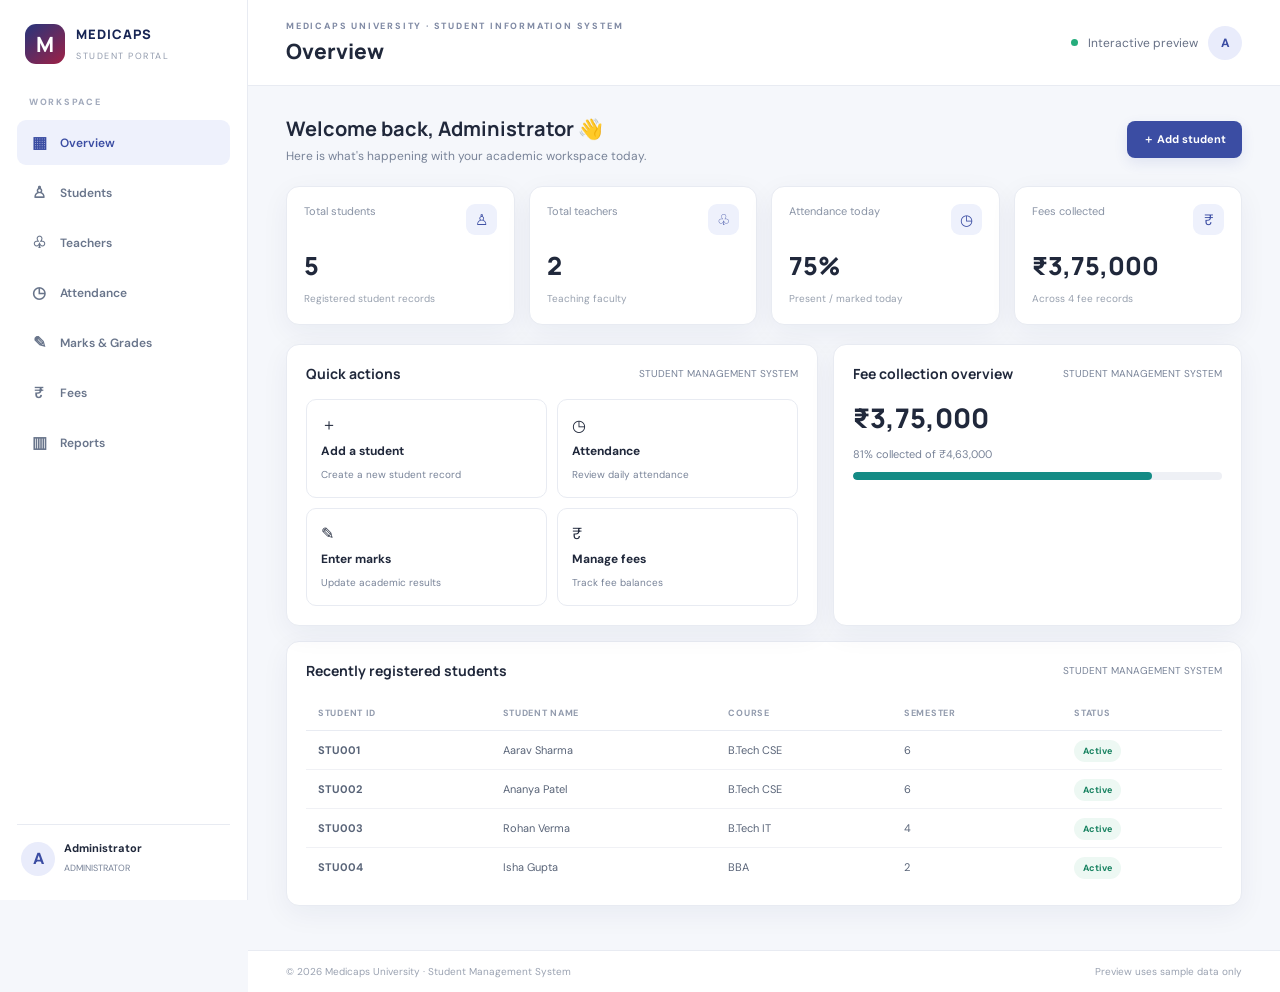
<file: preview.html>
<!doctype html><html lang="en"><head><meta charset="utf-8"><meta name="viewport" content="width=device-width,initial-scale=1"><title>Student Management System | Medicaps University</title>
<style>
@import url('https://fonts.googleapis.com/css2?family=DM+Sans:wght@400;500;600;700&family=Manrope:wght@500;600;700;800&display=swap');:root{--navy:#172554;--blue:#3b4da3;--red:#9d2344;--ink:#20283b;--muted:#788398;--line:#e8ebf2;--bg:#f5f7fb;--teal:#148b85;--shadow:0 8px 28px rgba(23,37,84,.055)}*{box-sizing:border-box}body{margin:0;background:var(--bg);color:var(--ink);font-family:'DM Sans',sans-serif}button,input,select{font:inherit}button{cursor:pointer;border:0}.shell{min-height:100vh;display:flex}.sidebar{width:248px;background:#fff;border-right:1px solid var(--line);position:fixed;inset:0 auto 0 0;padding:24px 17px;display:flex;flex-direction:column;z-index:5}.brand{display:flex;align-items:center;gap:11px;padding:0 8px 32px}.mark{width:40px;height:40px;border-radius:11px;background:linear-gradient(140deg,#26357c,#9e2145);display:grid;place-items:center;color:#fff;font:800 21px Manrope}.brand b{display:block;color:var(--navy);font:800 13px Manrope;letter-spacing:1px}.brand small{font-size:9px;letter-spacing:1.5px;color:#929bad}.section-label{font-size:9px;letter-spacing:1.7px;color:#a2aabc;font-weight:800;padding:0 12px 12px}.nav{display:grid;gap:5px}.nav button{background:transparent;text-align:left;padding:12px 13px;border-radius:9px;color:#69758b;font-size:12px;font-weight:600;display:flex;gap:12px;align-items:center}.nav button span:first-child{width:18px;text-align:center;font-size:16px}.nav button:hover,.nav button.active{background:#eef1fc;color:var(--blue)}.side-bottom{margin-top:auto;border-top:1px solid var(--line);padding:16px 4px 0;display:flex;align-items:center;gap:9px}.avatar{width:34px;height:34px;border-radius:50%;background:#e9ecfb;color:var(--blue);display:grid;place-items:center;font-weight:800}.side-bottom b{display:block;font-size:11px}.side-bottom small{font-size:9px;color:var(--muted)}.main{margin-left:248px;width:calc(100% - 248px);min-height:100vh;display:flex;flex-direction:column}.topbar{height:86px;background:#fff;border-bottom:1px solid var(--line);padding:0 38px;display:flex;align-items:center;justify-content:space-between}.eyebrow{font-size:9px;font-weight:800;letter-spacing:1.8px;color:#818ba5}.topbar h1{font:800 21px Manrope;margin:5px 0 0}.topright{display:flex;align-items:center;gap:10px;color:#667085;font-size:12px}.online{width:7px;height:7px;border-radius:50%;background:#25ad7c}.content{padding:29px 38px;max-width:1500px;width:100%;margin:0 auto;flex:1}.welcome{display:flex;align-items:center;justify-content:space-between;margin-bottom:22px}.welcome h2{font:700 20px Manrope;margin:0}.welcome p{font-size:12px;color:var(--muted);margin:6px 0 0}.primary{background:var(--blue);color:#fff;padding:11px 16px;border-radius:8px;font-weight:700;font-size:11px;box-shadow:0 5px 14px #3549a21c}.primary:hover{background:#293b8e}.stats{display:grid;grid-template-columns:repeat(4,1fr);gap:14px;margin-bottom:19px}.stat,.panel{background:#fff;border:1px solid var(--line);border-radius:13px;box-shadow:var(--shadow)}.stat{padding:17px}.stat-head{display:flex;justify-content:space-between;color:#8993a5;font-size:11px}.stat-icon{width:31px;height:31px;border-radius:9px;background:#eef1fc;color:var(--blue);display:grid;place-items:center;font-size:15px}.stat strong{display:block;font:800 25px Manrope;margin:13px 0 3px}.stat small{font-size:10px;color:#98a1af}.grid2{display:grid;grid-template-columns:1.3fr 1fr;gap:15px}.panel{padding:19px;margin-bottom:15px}.panel-head{display:flex;justify-content:space-between;align-items:center;margin-bottom:16px}.panel-head h3{font:700 14px Manrope;margin:0}.panel-head small{font-size:10px;color:var(--muted)}.quick-grid{display:grid;grid-template-columns:repeat(2,1fr);gap:10px}.quick{border:1px solid var(--line);border-radius:10px;padding:14px;background:#fff;text-align:left;color:var(--ink)}.quick:hover{border-color:#aab4e3;background:#fafbff}.quick b{font-size:12px;display:block;margin:7px 0 3px}.quick small{font-size:10px;color:var(--muted)}.toolbar{display:flex;gap:9px;align-items:center;margin-bottom:14px;flex-wrap:wrap}.toolbar input,.field input,.field select{border:1px solid var(--line);border-radius:8px;padding:10px 12px;background:#fff;outline:none;color:var(--ink)}.toolbar input{min-width:240px}.toolbar .primary{margin-left:auto}.table-wrap{overflow:auto}table{width:100%;border-collapse:collapse;white-space:nowrap}th{text-align:left;font-size:9px;letter-spacing:.7px;color:#929bad;text-transform:uppercase;padding:11px 12px;border-bottom:1px solid var(--line)}td{padding:12px;border-bottom:1px solid #f0f1f5;font-size:11px;color:#596478}tr:last-child td{border:0}.pill{border-radius:20px;padding:5px 9px;font-size:9px;font-weight:700;background:#edf8f3;color:#16815f}.pill.pending{background:#fff2e8;color:#bd6b23}.pill.absent{background:#fff0f2;color:#bf4056}.actions{display:flex;gap:6px}.mini{padding:6px 9px;border-radius:6px;background:#f0f2fa;color:var(--blue);font-size:10px}.mini.danger{background:#fff0f2;color:#c13e55}.form-grid{display:grid;grid-template-columns:repeat(2,1fr);gap:13px}.field{display:flex;flex-direction:column;gap:7px;font-size:11px;font-weight:700;color:#596478}.field input,.field select{width:100%;font-weight:400}.wide{grid-column:1/-1}.form-actions{display:flex;justify-content:flex-end;gap:8px;margin-top:8px}.secondary{background:#f0f2f7;color:#667085;padding:11px 15px;border-radius:8px;font-weight:700;font-size:11px}.bar{height:8px;border-radius:8px;background:#eef0f5;overflow:hidden}.bar i{display:block;height:100%;background:var(--teal);border-radius:8px}.empty{text-align:center;color:#98a1af;padding:25px;font-size:12px}.toast{position:fixed;right:24px;bottom:24px;background:#172554;color:#fff;padding:12px 17px;border-radius:9px;font-size:12px;opacity:0;transform:translateY(8px);transition:.2s;z-index:10}.toast.show{opacity:1;transform:none}footer{padding:14px 38px;background:#fff;border-top:1px solid var(--line);font-size:10px;color:#9aa2b1}@media(max-width:950px){.sidebar{width:205px}.main{margin-left:205px;width:calc(100% - 205px)}.stats{grid-template-columns:repeat(2,1fr)}.content{padding:23px}.topbar{padding:0 23px}}@media(max-width:650px){.sidebar{width:62px;padding:15px 7px}.brand{padding:0 4px 25px}.brand>div:last-child,.section-label,.nav .txt,.side-bottom>div:not(.avatar){display:none}.nav button{justify-content:center;padding:12px 5px}.main{margin-left:62px;width:calc(100% - 62px)}.content{padding:17px}.topbar{padding:0 17px;height:72px}.grid2{grid-template-columns:1fr}.stats{gap:9px}.stat{padding:13px}.stat strong{font-size:21px}.welcome{align-items:flex-start;gap:12px;flex-direction:column}.toolbar input{min-width:100%;width:100%}.form-grid{grid-template-columns:1fr}.wide{grid-column:auto}}
</style></head><body><div class="shell"><aside class="sidebar"><div class="brand"><div class="mark">M</div><div><b>MEDICAPS</b><small>STUDENT PORTAL</small></div></div><div class="section-label">WORKSPACE</div><nav class="nav"><button class="active" data-page="dashboard"><span>▦</span><span class="txt">Overview</span></button><button data-page="students"><span>♙</span><span class="txt">Students</span></button><button data-page="teachers"><span>♧</span><span class="txt">Teachers</span></button><button data-page="attendance"><span>◷</span><span class="txt">Attendance</span></button><button data-page="marks"><span>✎</span><span class="txt">Marks & Grades</span></button><button data-page="fees"><span>₹</span><span class="txt">Fees</span></button><button data-page="reports"><span>▥</span><span class="txt">Reports</span></button></nav><div class="side-bottom"><div class="avatar">A</div><div><b>Administrator</b><small>ADMINISTRATOR</small></div></div></aside><main class="main"><header class="topbar"><div><div class="eyebrow">MEDICAPS UNIVERSITY · STUDENT INFORMATION SYSTEM</div><h1 id="pageTitle">Overview</h1></div><div class="topright"><i class="online"></i><span>Interactive preview</span><div class="avatar">A</div></div></header><section class="content" id="content"></section><footer>© 2026 Medicaps University · Student Management System <span style="float:right">Preview uses sample data only</span></footer></main></div><div class="toast" id="toast"></div>
<script>
const $=s=>document.querySelector(s);let page='dashboard';let students=[{id:'STU001',name:'Aarav Sharma',course:'B.Tech CSE',dept:'Computer Science',sem:6,email:'aarav.sharma@medicaps.ac.in'},{id:'STU002',name:'Ananya Patel',course:'B.Tech CSE',dept:'Computer Science',sem:6,email:'ananya.patel@medicaps.ac.in'},{id:'STU003',name:'Rohan Verma',course:'B.Tech IT',dept:'Information Technology',sem:4,email:'rohan.verma@medicaps.ac.in'},{id:'STU004',name:'Isha Gupta',course:'BBA',dept:'Management',sem:2,email:'isha.gupta@medicaps.ac.in'},{id:'STU005',name:'Kabir Singh',course:'B.Tech CSE',dept:'Computer Science',sem:6,email:'kabir.singh@medicaps.ac.in'}];let teachers=[{id:'TCH001',name:'Dr. Neha Joshi',dept:'Computer Science',email:'neha.joshi@medicaps.ac.in',courses:'Data Structures, DBMS'},{id:'TCH002',name:'Prof. Rahul Mehta',dept:'Information Technology',email:'rahul.mehta@medicaps.ac.in',courses:'Computer Networks'}];let attendance=[{id:'STU001',name:'Aarav Sharma',date:'2026-11-24',course:'B.Tech CSE',status:'PRESENT'},{id:'STU002',name:'Ananya Patel',date:'2026-11-24',course:'B.Tech CSE',status:'PRESENT'},{id:'STU003',name:'Rohan Verma',date:'2026-11-24',course:'B.Tech IT',status:'ABSENT'},{id:'STU004',name:'Isha Gupta',date:'2026-11-24',course:'BBA',status:'PRESENT'}];let marks=[{id:'STU001',name:'Aarav Sharma',subject:'Database Management',obtained:88,max:100,grade:'A'},{id:'STU002',name:'Ananya Patel',subject:'Computer Networks',obtained:94,max:100,grade:'A+'},{id:'STU003',name:'Rohan Verma',subject:'Java Programming',obtained:76,max:100,grade:'B'}];let fees=[{id:'STU001',name:'Aarav Sharma',total:125000,paid:100000},{id:'STU002',name:'Ananya Patel',total:125000,paid:125000},{id:'STU003',name:'Rohan Verma',total:118000,paid:80000},{id:'STU004',name:'Isha Gupta',total:95000,paid:70000}];const money=n=>'₹'+Number(n).toLocaleString('en-IN');function toast(t){$('#toast').textContent=t;$('#toast').classList.add('show');setTimeout(()=>$('#toast').classList.remove('show'),2200)}function stats(a){return `<div class="stats">${a.map(([l,v,i,s])=>`<article class="stat"><div class="stat-head"><span>${l}</span><span class="stat-icon">${i}</span></div><strong>${v}</strong><small>${s||'Updated from sample records'}</small></article>`).join('')}</div>`}function panel(t,b){return `<section class="panel"><div class="panel-head"><h3>${t}</h3><small>STUDENT MANAGEMENT SYSTEM</small></div>${b}</section>`}function table(h,rows){return `<div class="table-wrap"><table><thead><tr>${h.map(x=>`<th>${x}</th>`).join('')}</tr></thead><tbody>${rows||`<tr><td colspan="${h.length}" class="empty">No records found</td></tr>`}</tbody></table></div>`}function nav(p){page=p;document.querySelectorAll('.nav button').forEach(b=>b.classList.toggle('active',b.dataset.page===p));$('#pageTitle').textContent=({dashboard:'Overview',students:'Student Records',teachers:'Teachers',attendance:'Attendance Management',marks:'Marks & Grades',fees:'Fee Management',reports:'Reports & Analytics'})[p];render()}function render(){let c='';if(page==='dashboard'){let paid=fees.reduce((a,x)=>a+x.paid,0),total=fees.reduce((a,x)=>a+x.total,0),pr=attendance.filter(x=>x.status==='PRESENT').length;c=`<div class="welcome"><div><h2>Welcome back, Administrator 👋</h2><p>Here is what's happening with your academic workspace today.</p></div><button class="primary" onclick="studentForm()">＋ Add student</button></div>${stats([['Total students',students.length,'♙','Registered student records'],['Total teachers',teachers.length,'♧','Teaching faculty'],['Attendance today',Math.round(pr/attendance.length*100)+'%','◷','Present / marked today'],['Fees collected',money(paid),'₹','Across '+fees.length+' fee records']])}<div class="grid2">${panel('Quick actions',`<div class="quick-grid"><button class="quick" onclick="studentForm()">＋<b>Add a student</b><small>Create a new student record</small></button><button class="quick" onclick="nav('attendance')">◷<b>Attendance</b><small>Review daily attendance</small></button><button class="quick" onclick="nav('marks')">✎<b>Enter marks</b><small>Update academic results</small></button><button class="quick" onclick="nav('fees')">₹<b>Manage fees</b><small>Track fee balances</small></button></div>`)}${panel('Fee collection overview',`<div style="font:800 27px Manrope;margin:8px 0">${money(paid)}</div><p style="font-size:11px;color:#788398">${Math.round(paid/total*100)}% collected of ${money(total)}</p><div class="bar"><i style="width:${paid/total*100}%"></i></div>`)}</div>${panel('Recently registered students',table(['Student ID','Student name','Course','Semester','Status'],students.slice(0,4).map(s=>`<tr><td><b>${s.id}</b></td><td>${s.name}</td><td>${s.course}</td><td>${s.sem}</td><td><span class="pill">Active</span></td></tr>`).join('')))}`};if(page==='students')c=studentsPage();if(page==='teachers')c=panel('Faculty directory',`<div class="toolbar"><span style="font-size:11px;color:#788398">Faculty members and assigned subjects</span><button class="primary" onclick="teacherForm()">＋ Add teacher</button></div>${table(['Teacher ID','Name','Department','Email','Courses'],teachers.map(t=>`<tr><td>${t.id}</td><td>${t.name}</td><td>${t.dept}</td><td>${t.email}</td><td>${t.courses}</td></tr>`).join(''))}`);if(page==='attendance')c=panel('Daily attendance',`<div class="toolbar"><span style="font-size:11px;color:#788398">Attendance records by student and date</span><button class="primary" onclick="attendanceForm()">＋ Mark attendance</button></div>${table(['Student ID','Student','Date','Course','Status'],attendance.map(a=>`<tr><td>${a.id}</td><td>${a.name}</td><td>${a.date}</td><td>${a.course}</td><td><span class="pill ${a.status==='ABSENT'?'absent':''}">${a.status}</span></td></tr>`).join(''))}`);if(page==='marks')c=panel('Academic results',`<div class="toolbar"><span style="font-size:11px;color:#788398">Marks and calculated grades</span><button class="primary" onclick="markForm()">＋ Enter marks</button></div>${table(['Student ID','Student','Subject','Obtained','Maximum','Grade'],marks.map(m=>`<tr><td>${m.id}</td><td>${m.name}</td><td>${m.subject}</td><td>${m.obtained}</td><td>${m.max}</td><td><span class="pill">${m.grade}</span></td></tr>`).join(''))}`);if(page==='fees')c=panel('Fee records',`<div class="toolbar"><span style="font-size:11px;color:#788398">Total, paid and pending fee amounts</span><button class="primary" onclick="feeForm()">＋ Add / update fee</button></div>${table(['Student ID','Student','Total fees','Paid fees','Pending fees'],fees.map(f=>`<tr><td>${f.id}</td><td>${f.name}</td><td>${money(f.total)}</td><td>${money(f.paid)}</td><td><span class="pill ${f.total-f.paid>0?'pending':''}">${money(f.total-f.paid)}</span></td></tr>`).join(''))}`);if(page==='reports'){let total=fees.reduce((a,x)=>a+x.total,0),paid=fees.reduce((a,x)=>a+x.paid,0),pr=attendance.filter(x=>x.status==='PRESENT').length;c=stats([['Students',students.length,'♙'],['Teachers',teachers.length,'♧'],['Attendance rate',Math.round(pr/attendance.length*100)+'%','◷'],['Pending fees',money(total-paid),'₹']])+panel('Attendance summary',`<p style="font-size:12px">Present records: <b>${pr} / ${attendance.length}</b></p><div class="bar"><i style="width:${pr/attendance.length*100}%"></i></div><p style="font-size:11px;color:#788398">This preview uses sample records. The running Spring Boot application loads data from MySQL.</p><button class="primary" onclick="window.print()">Print / Save report as PDF</button>`)}$('#content').innerHTML=c}function studentsPage(){return panel('Student directory',`<div class="toolbar"><input id="search" placeholder="Search by Student ID or name..." oninput="filterStudents(this.value)"><button class="primary" onclick="studentForm()">＋ Add student</button></div><div id="studentTable">${studentRows(students)}</div>`)}function studentRows(a){return table(['Student ID','Full name','Course','Department','Semester','Email','Actions'],a.map(s=>`<tr><td><b>${s.id}</b></td><td>${s.name}</td><td>${s.course}</td><td>${s.dept}</td><td>${s.sem}</td><td>${s.email}</td><td><button class="mini" onclick="editStudent('${s.id}')">Edit</button> <button class="mini danger" onclick="deleteStudent('${s.id}')">Delete</button></td></tr>`).join(''))}function filterStudents(q){$('#studentTable').innerHTML=studentRows(students.filter(s=>(s.id+' '+s.name).toLowerCase().includes(q.toLowerCase())))}function studentForm(id=''){let s=students.find(x=>x.id===id)||{};$('#content').innerHTML=panel(id?'Update student':'Add student',`<form id="sf" class="form-grid"><label class="field">Student ID<input name="id" required value="${s.id||''}" ${id?'readonly':''}></label><label class="field">Full name<input name="name" required value="${s.name||''}"></label><label class="field">Email<input name="email" type="email" value="${s.email||''}"></label><label class="field">Department<input name="dept" required value="${s.dept||''}"></label><label class="field">Course<input name="course" required value="${s.course||''}"></label><label class="field">Semester<input name="sem" type="number" min="1" max="12" required value="${s.sem||''}"></label><div class="form-actions wide"><button type="button" class="secondary" onclick="nav('students')">Cancel</button><button class="primary">Save student</button></div></form>`);$('#sf').onsubmit=e=>{e.preventDefault();let d=Object.fromEntries(new FormData(e.target));if(!id&&students.some(x=>x.id===d.id)){toast('Student ID already exists');return}d.sem=Number(d.sem);if(id)students=students.map(x=>x.id===id?d:x);else students.push(d);toast('Student record saved in preview');nav('students')}}function editStudent(id){studentForm(id)}function deleteStudent(id){if(confirm('Delete student '+id+'?')){students=students.filter(s=>s.id!==id);toast('Student deleted from preview');render()}}function teacherForm(){$('#content').innerHTML=panel('Add teacher',`<form id="tf" class="form-grid"><label class="field">Teacher ID<input name="id" required></label><label class="field">Full name<input name="name" required></label><label class="field">Department<input name="dept" required></label><label class="field">Email<input name="email" type="email"></label><label class="field wide">Assigned courses<input name="courses"></label><div class="form-actions wide"><button type="button" class="secondary" onclick="nav('teachers')">Cancel</button><button class="primary">Save teacher</button></div></form>`);$('#tf').onsubmit=e=>{e.preventDefault();teachers.push(Object.fromEntries(new FormData(e.target)));toast('Teacher added in preview');nav('teachers')}}function attendanceForm(){$('#content').innerHTML=panel('Mark daily attendance',`<form id="af" class="form-grid"><label class="field">Course / Class<select name="course"><option>B.Tech CSE</option><option>B.Tech IT</option><option>BBA</option></select></label><label class="field">Date<input type="date" name="date" value="2026-11-24" required></label><div class="wide">${table(['Student ID','Student','Attendance'],students.map(s=>`<tr><td>${s.id}</td><td>${s.name}</td><td><select name="${s.id}"><option value="PRESENT">Present</option><option value="ABSENT">Absent</option></select></td></tr>`).join(''))}</div><div class="form-actions wide"><button type="button" class="secondary" onclick="nav('attendance')">Cancel</button><button class="primary">Save attendance</button></div></form>`);$('#af').onsubmit=e=>{e.preventDefault();let d=new FormData(e.target);students.forEach(s=>attendance.push({id:s.id,name:s.name,date:d.get('date'),course:d.get('course'),status:d.get(s.id)}));toast('Attendance saved in preview');nav('attendance')}}function markForm(){$('#content').innerHTML=panel('Enter student marks',`<form id="mf" class="form-grid"><label class="field">Student<select name="id">${students.map(s=>`<option value="${s.id}">${s.id} – ${s.name}</option>`).join('')}</select></label><label class="field">Subject<input name="subject" required></label><label class="field">Obtained marks<input name="obtained" type="number" min="0" required></label><label class="field">Maximum marks<input name="max" type="number" min="1" value="100" required></label><div class="form-actions wide"><button type="button" class="secondary" onclick="nav('marks')">Cancel</button><button class="primary">Save marks</button></div></form>`);$('#mf').onsubmit=e=>{e.preventDefault();let d=Object.fromEntries(new FormData(e.target)),o=Number(d.obtained),m=Number(d.max);if(o<0||o>m){toast('Marks must be between 0 and maximum');return}let p=o/m*100,g=p>=90?'A+':p>=80?'A':p>=70?'B':p>=60?'C':p>=50?'D':'F';marks.push({id:d.id,name:students.find(s=>s.id===d.id).name,subject:d.subject,obtained:o,max:m,grade:g});toast('Marks saved and grade calculated');nav('marks')}}function feeForm(){$('#content').innerHTML=panel('Add / update fee record',`<form id="ff" class="form-grid"><label class="field">Student<select name="id">${students.map(s=>`<option value="${s.id}">${s.id} – ${s.name}</option>`).join('')}</select></label><label class="field">Total fees (₹)<input name="total" type="number" min="0" required></label><label class="field">Paid fees (₹)<input name="paid" type="number" min="0" required></label><div class="form-actions wide"><button type="button" class="secondary" onclick="nav('fees')">Cancel</button><button class="primary">Save fee record</button></div></form>`);$('#ff').onsubmit=e=>{e.preventDefault();let d=Object.fromEntries(new FormData(e.target)),t=Number(d.total),p=Number(d.paid);if(p>t){toast('Paid fees cannot exceed total fees');return}let old=fees.find(f=>f.id===d.id);if(old){old.total=t;old.paid=p}else fees.push({id:d.id,name:students.find(s=>s.id===d.id).name,total:t,paid:p});toast('Fee record saved in preview');nav('fees')}}document.querySelectorAll('.nav button').forEach(b=>b.addEventListener('click',()=>nav(b.dataset.page)));render();
</script></body></html>
</file>
